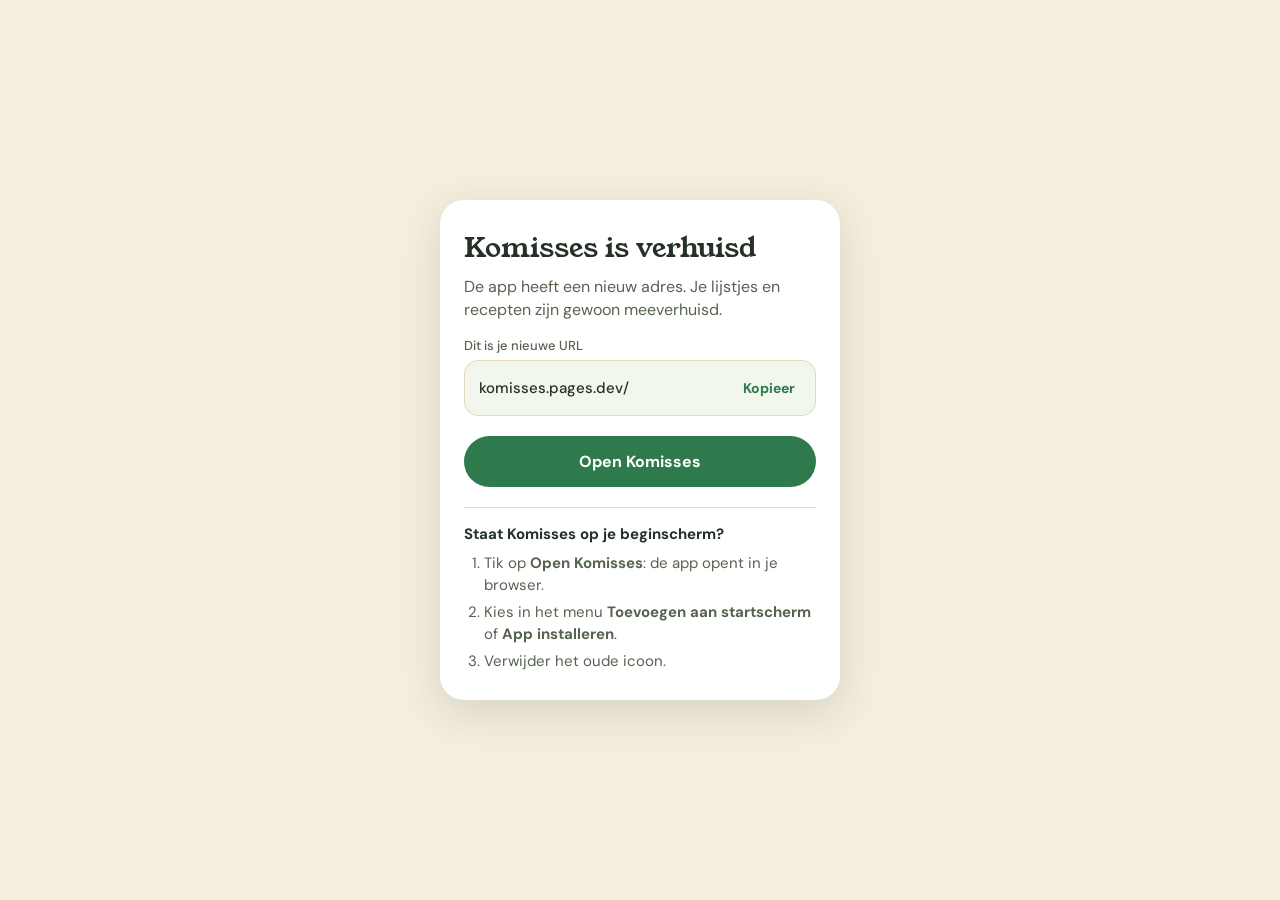
<file: index.html>
<!doctype html>
<html lang="nl">
<head>
  <meta charset="utf-8">
  <meta name="viewport" content="width=device-width, initial-scale=1, viewport-fit=cover">
  <meta name="robots" content="noindex">
  <meta name="theme-color" content="#F4EEDD">
  <title>Komisses is verhuisd</title>
  <link rel="preconnect" href="https://fonts.googleapis.com">
  <link rel="preconnect" href="https://fonts.gstatic.com" crossorigin>
  <link href="https://fonts.googleapis.com/css2?family=DM+Sans:opsz,wght@9..40,400;9..40,500;9..40,700&family=Young+Serif&display=swap" rel="stylesheet">
  <style>
    :root {
      --bg: #F4EEDD; --surface: #FFFFFF; --ink: #233127; --muted: #56634F;
      --line: #E2D9BF; --accent: #2F7A4C; --on-accent: #FFFFFF; --hl: #F1F7EC;
      --scrim: rgba(35, 49, 39, 0.42);
    }
    * { box-sizing: border-box; }
    html, body { margin: 0; height: 100%; }
    body {
      background: var(--bg); color: var(--ink);
      font-family: 'DM Sans', system-ui, sans-serif;
      display: flex; align-items: center; justify-content: center;
      padding: max(24px, env(safe-area-inset-top)) 16px max(24px, env(safe-area-inset-bottom));
    }
    .card {
      background: var(--surface); border-radius: 24px; width: 100%; max-width: 400px;
      padding: 28px 24px 24px; box-shadow: 0 12px 40px rgba(35, 49, 39, 0.14);
    }
    h1 { font-family: 'Young Serif', Georgia, serif; font-weight: 400; font-size: 28px; margin: 0 0 8px; }
    p { margin: 0 0 16px; line-height: 1.45; color: var(--muted); }
    .label { font-size: 13px; font-weight: 500; color: var(--muted); margin-bottom: 6px; }
    .url {
      display: flex; align-items: center; gap: 8px;
      background: var(--hl); border: 1px solid var(--line); border-radius: 14px;
      padding: 12px 12px 12px 14px; margin-bottom: 20px;
    }
    .url code { flex: 1; font: 500 15px 'DM Sans', system-ui, sans-serif; color: var(--ink); word-break: break-all; }
    .copy {
      border: 0; background: transparent; color: var(--accent); font: 700 14px 'DM Sans', system-ui, sans-serif;
      padding: 6px 8px; border-radius: 8px; cursor: pointer; white-space: nowrap;
    }
    .btn {
      display: block; width: 100%; text-align: center; text-decoration: none;
      background: var(--accent); color: var(--on-accent); border-radius: 999px;
      padding: 15px 20px; font: 700 16px 'DM Sans', system-ui, sans-serif;
    }
    .steps { margin: 20px 0 0; padding: 16px 0 0; border-top: 1px solid var(--line); }
    .steps h2 { font-size: 15px; margin: 0 0 8px; }
    .steps ol { margin: 0; padding-left: 20px; color: var(--muted); line-height: 1.5; font-size: 15px; }
    .steps li { margin-bottom: 4px; }
    .hidden { display: none; }
  </style>
</head>
<body>
  <main class="card" role="dialog" aria-labelledby="title">
    <h1 id="title">Komisses is verhuisd</h1>
    <p>De app heeft een nieuw adres. Je lijstjes en recepten zijn gewoon meeverhuisd.</p>

    <div class="label">Dit is je nieuwe URL</div>
    <div class="url">
      <code id="newUrl">komisses.pages.dev</code>
      <button class="copy" id="copyBtn" type="button">Kopieer</button>
    </div>

    <a class="btn" id="openBtn" href="https://komisses.pages.dev/">Open Komisses</a>

    <section class="steps">
      <h2>Staat Komisses op je beginscherm?</h2>
      <ol id="stepsIos">
        <li>Tik op <strong>Open Komisses</strong>: de app opent in Safari. Zie je toch geen Safari, tik dan onderaan op het kompas.</li>
        <li>Tik op <strong>Deel</strong> → <strong>Zet op beginscherm</strong>.</li>
        <li>Verwijder het oude icoon.</li>
      </ol>
      <ol id="stepsOther" class="hidden">
        <li>Tik op <strong>Open Komisses</strong>: de app opent in je browser.</li>
        <li>Kies in het menu <strong>Toevoegen aan startscherm</strong> of <strong>App installeren</strong>.</li>
        <li>Verwijder het oude icoon.</li>
      </ol>
    </section>
  </main>

  <script>
    (function () {
      var params = new URLSearchParams(location.search);
      if (!params.get("list")) {
        try {
          var last = localStorage.getItem("lastListId");
          if (last) params.set("list", last);
        } catch (e) {}
      }
      var qs = params.toString();
      var url = "https://komisses.pages.dev/" + (qs ? "?" + qs : "");
      var shown = url.replace(/^https:\/\//, "");

      document.getElementById("newUrl").textContent = shown;
      document.getElementById("openBtn").href = url;

      var isIos = /iPhone|iPad|iPod/.test(navigator.userAgent) ||
        (navigator.platform === "MacIntel" && navigator.maxTouchPoints > 1);
      var openBtn = document.getElementById("openBtn");
      if (isIos) {
        // Opent Safari zelf, i.p.v. het ingebouwde venster van de oude web-app
        openBtn.href = "x-safari-" + url;
      } else {
        openBtn.target = "_blank";
        openBtn.rel = "noopener";
        document.getElementById("stepsIos").classList.add("hidden");
        document.getElementById("stepsOther").classList.remove("hidden");
      }

      var btn = document.getElementById("copyBtn");
      btn.addEventListener("click", function () {
        var done = function () { btn.textContent = "Gekopieerd"; setTimeout(function () { btn.textContent = "Kopieer"; }, 1800); };
        if (navigator.clipboard && navigator.clipboard.writeText) {
          navigator.clipboard.writeText(url).then(done, function () { fallback(); });
        } else { fallback(); }
        function fallback() {
          var t = document.createElement("textarea");
          t.value = url; t.setAttribute("readonly", ""); t.style.position = "absolute"; t.style.left = "-9999px";
          document.body.appendChild(t); t.select();
          try { document.execCommand("copy"); done(); } catch (e) {}
          document.body.removeChild(t);
        }
      });
    })();
  </script>
</body>
</html>
</file>
